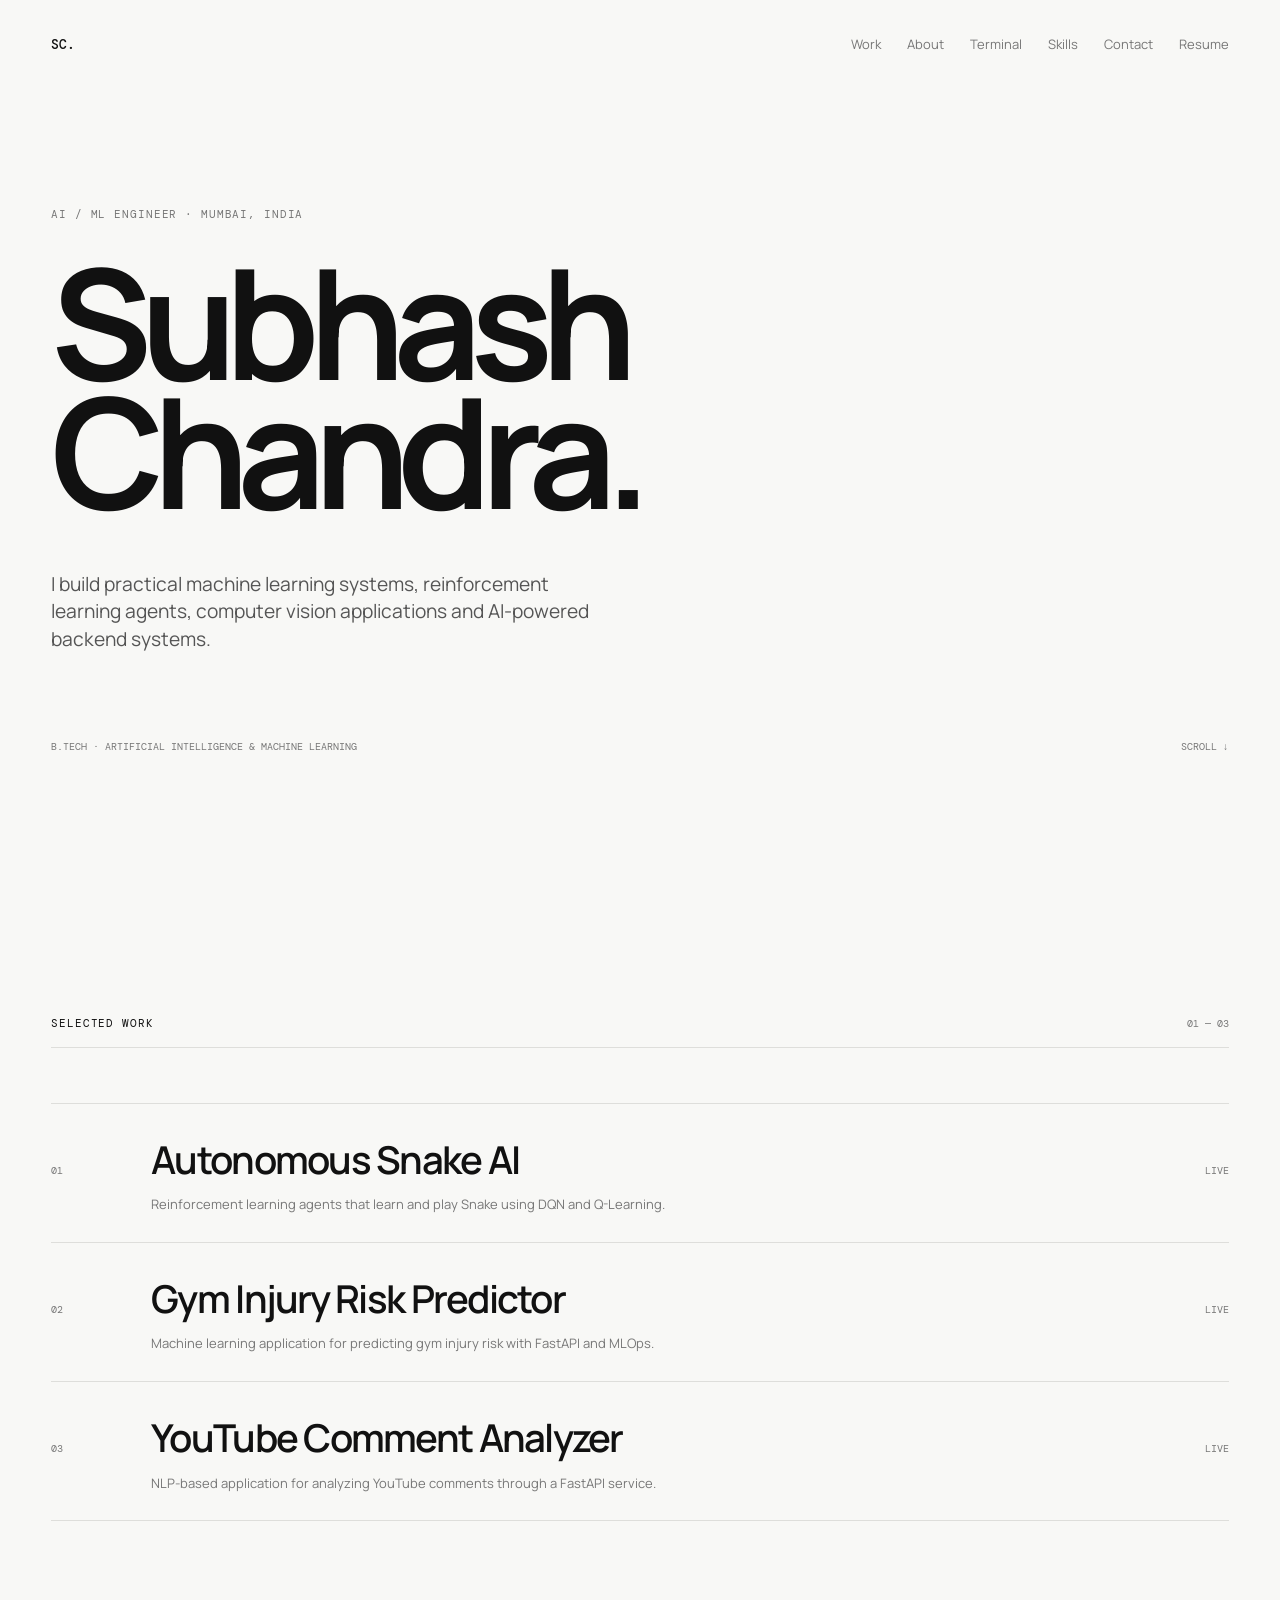
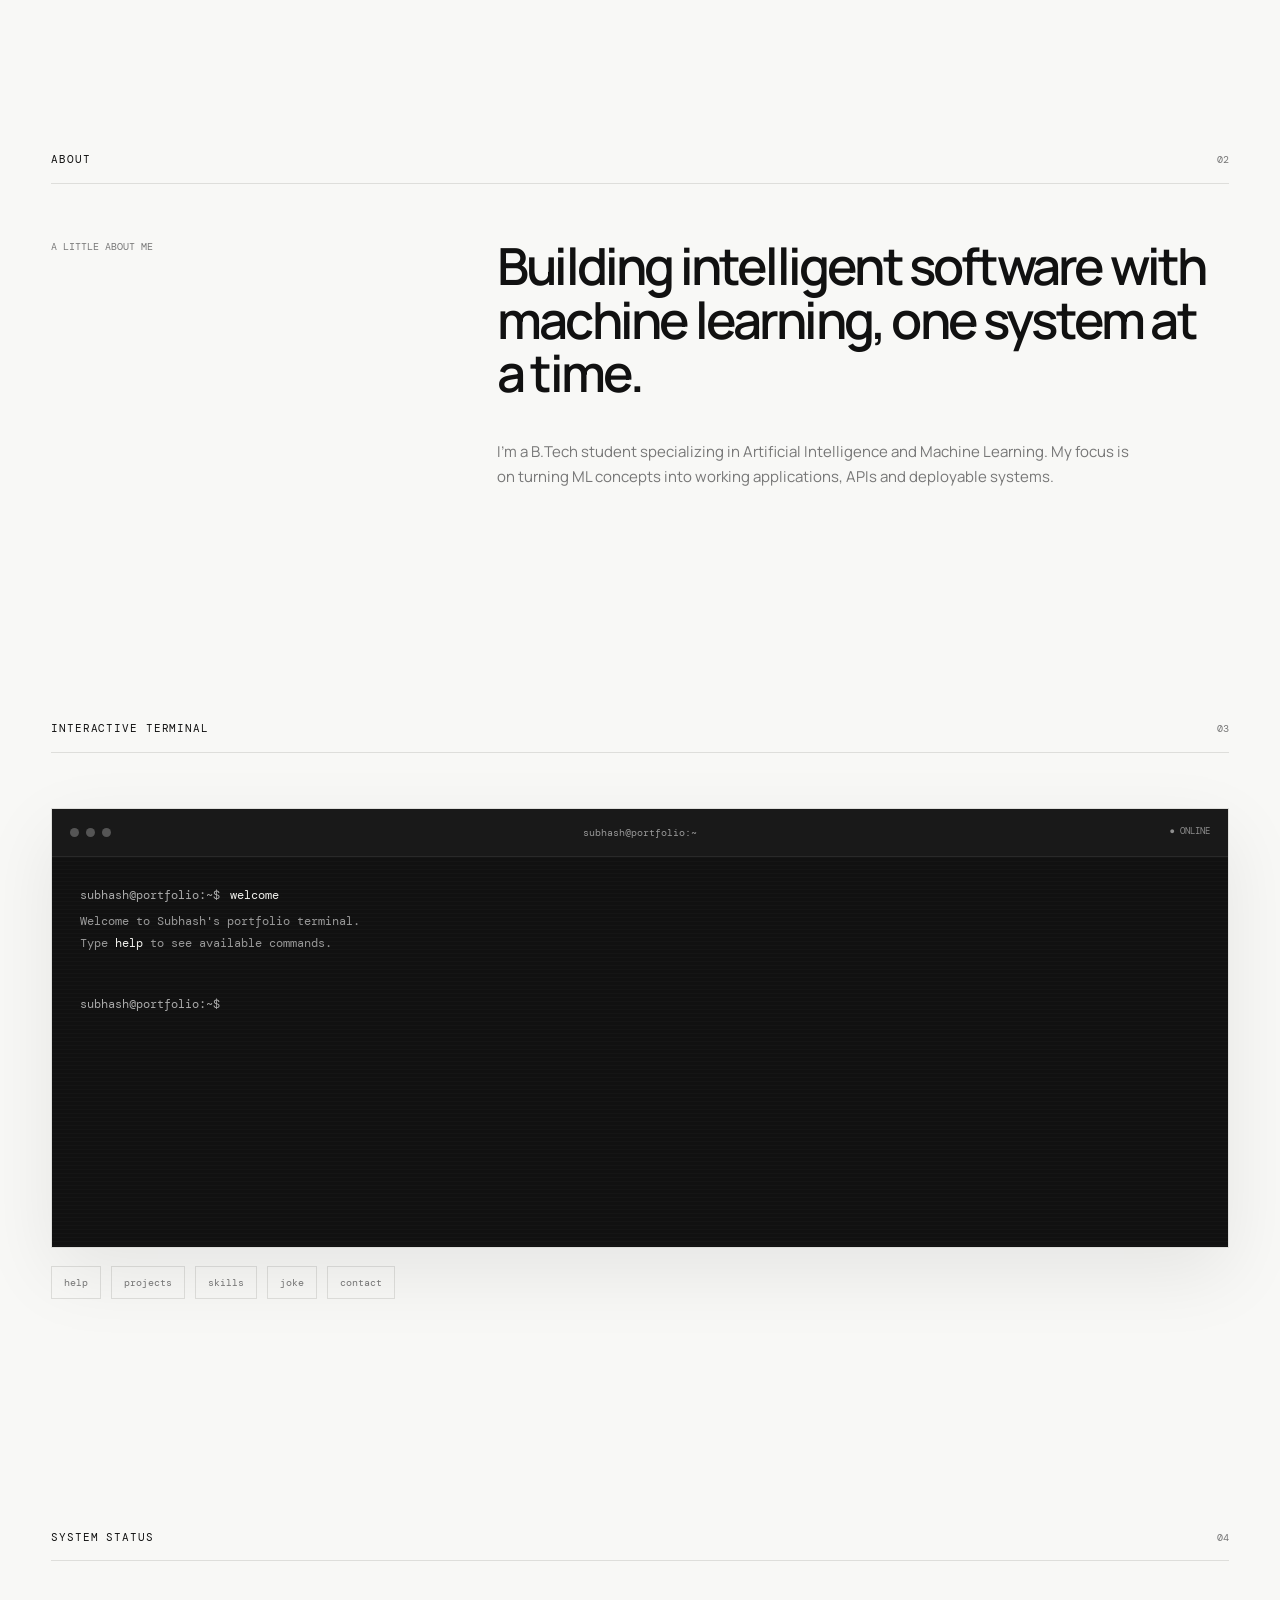
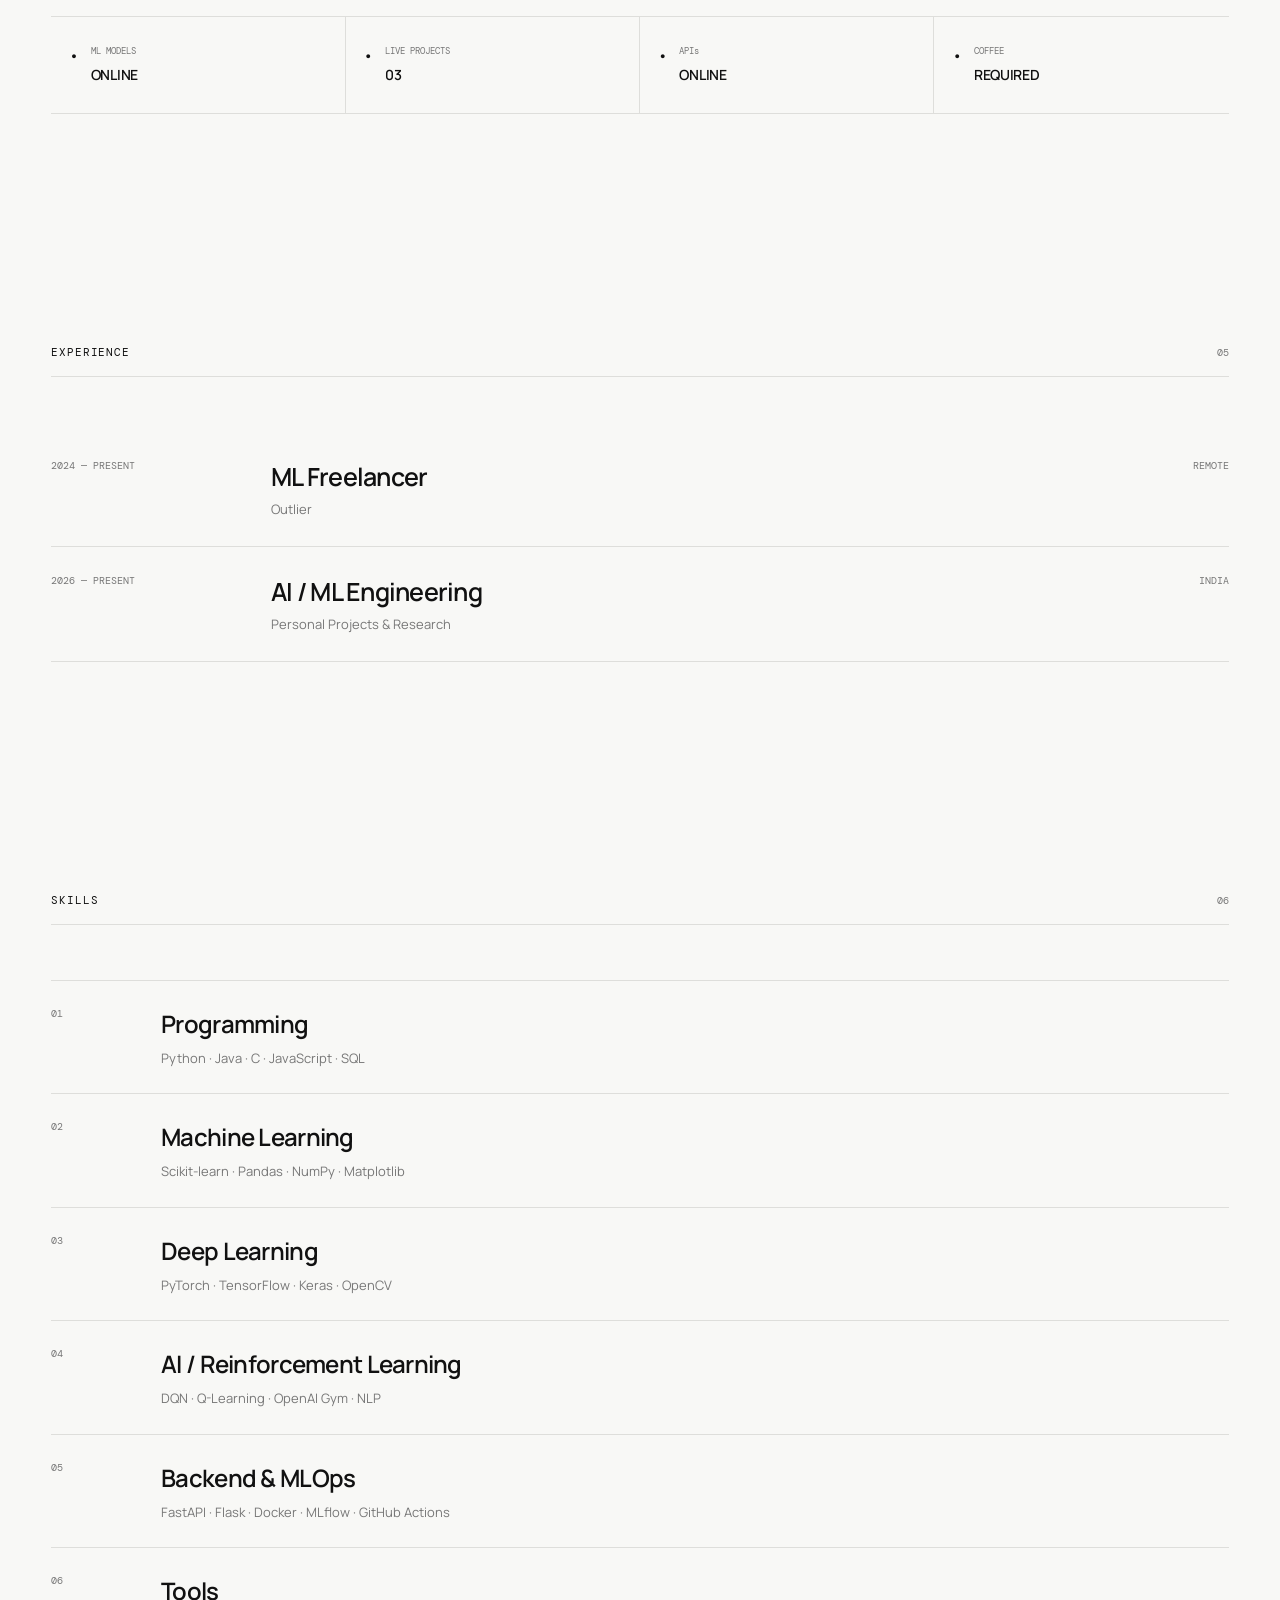
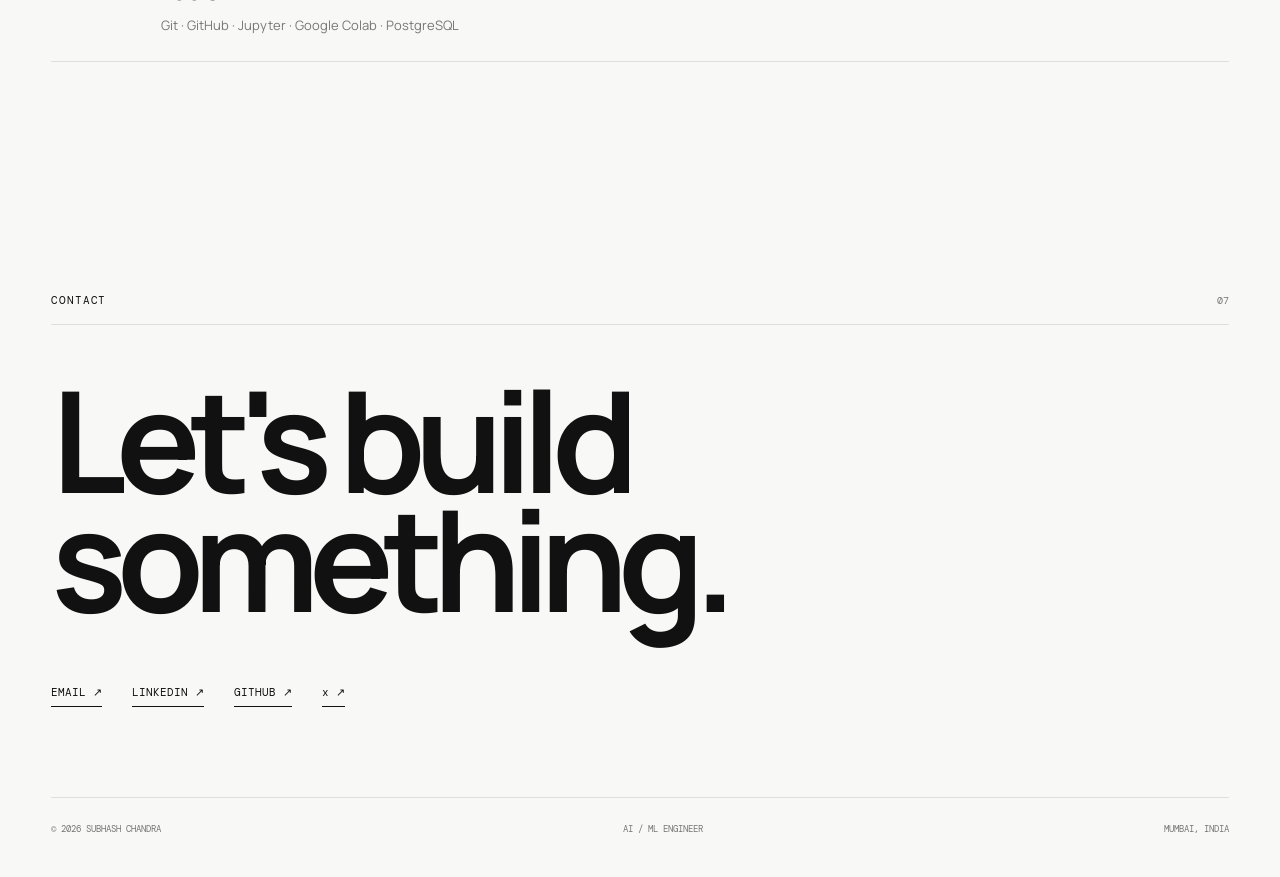
<file: index.html>
<!DOCTYPE html>
<html lang="en">

<head>

    <meta charset="UTF-8">

    <meta
        name="viewport"
        content="width=device-width, initial-scale=1.0"
    >

    <meta
        name="description"
        content="Subhash Chandra — AI / ML Engineer portfolio."
    >

    <title>Subhash Chandra — AI / ML Engineer</title>


    <!-- Fonts -->

    <link
        rel="preconnect"
        href="https://fonts.googleapis.com"
    >

    <link
        rel="preconnect"
        href="https://fonts.gstatic.com"
        crossorigin
    >

    <link
        href="https://fonts.googleapis.com/css2?family=DM+Mono:wght@300;400;500&family=Manrope:wght@400;500;600;700;800&display=swap"
        rel="stylesheet"
    >


    <!-- CSS -->

    <link
        rel="stylesheet"
        href="style.css"
    >

</head>


<body>


<div class="page">


    <!-- =====================================================
         NAVIGATION
    ====================================================== -->

    <nav>

        <a
            href="#"
            class="nav-logo"
        >
            SC.
        </a>


        <div class="nav-links">

            <a href="#work">
                Work
            </a>

            <a href="#about">
                About
            </a>

            <a href="#terminal">
                Terminal
            </a>

            <a href="#skills">
                Skills
            </a>

            <a href="#contact">
                Contact
            </a>

            <a href="resume.html">
                Resume
            </a>

        </div>

    </nav>



    <!-- =====================================================
         HERO
    ====================================================== -->

    <header class="hero">


        <div class="hero-label">
            AI / ML ENGINEER · MUMBAI, INDIA
        </div>


        <h1 class="hero-title">

            <span>
                Subhash
            </span>

            <span>
                Chandra.
            </span>

        </h1>


        <p class="hero-description">

            I build practical machine learning systems,
            reinforcement learning agents, computer vision
            applications and AI-powered backend systems.

        </p>


        <div class="hero-bottom">

            <span>
                B.Tech · Artificial Intelligence & Machine Learning
            </span>

            <span class="scroll-indicator">
                SCROLL ↓
            </span>

        </div>


    </header>



    <!-- =====================================================
         SELECTED WORK
    ====================================================== -->

    <section id="work">


        <div class="section-header">

            <span class="section-title">
                Selected Work
            </span>

            <span class="section-number">
                01 — 03
            </span>

        </div>



        <div class="projects-list">


            <!-- PROJECT 01 -->

            <a
                class="project project-link reveal"
                href="https://autonomous-snake-dqn.onrender.com/"
                target="_blank"
                rel="noopener"
                data-project="snake"
            >

                <span class="project-number">
                    01
                </span>


                <div class="project-main">

                    <div class="project-name">

                        Autonomous Snake AI

                        <span class="project-arrow">
                            ↗
                        </span>

                    </div>


                    <div class="project-description">

                        Reinforcement learning agents that learn
                        and play Snake using DQN and Q-Learning.

                    </div>

                </div>


                <span class="project-year">
                    LIVE
                </span>

            </a>



            <!-- PROJECT 02 -->

            <a
                class="project project-link reveal"
                href="https://gym-injury-mlops.onrender.com/"
                target="_blank"
                rel="noopener"
                data-project="gym"
            >

                <span class="project-number">
                    02
                </span>


                <div class="project-main">

                    <div class="project-name">

                        Gym Injury Risk Predictor

                        <span class="project-arrow">
                            ↗
                        </span>

                    </div>


                    <div class="project-description">

                        Machine learning application for predicting
                        gym injury risk with FastAPI and MLOps.

                    </div>

                </div>


                <span class="project-year">
                    LIVE
                </span>

            </a>



            <!-- PROJECT 03 -->

            <a
                class="project project-link reveal"
                href="https://youtube-analyzer-zgzm.onrender.com/"
                target="_blank"
                rel="noopener"
                data-project="youtube"
            >

                <span class="project-number">
                    03
                </span>


                <div class="project-main">

                    <div class="project-name">

                        YouTube Comment Analyzer

                        <span class="project-arrow">
                            ↗
                        </span>

                    </div>


                    <div class="project-description">

                        NLP-based application for analyzing
                        YouTube comments through a FastAPI service.

                    </div>

                </div>


                <span class="project-year">
                    LIVE
                </span>

            </a>


        </div>

    </section>



    <!-- =====================================================
         ABOUT
    ====================================================== -->

    <section id="about">


        <div class="section-header">

            <span class="section-title">
                About
            </span>

            <span class="section-number">
                02
            </span>

        </div>



        <div class="about">


            <div class="about-label">
                A little about me
            </div>


            <div>

                <div class="about-text reveal">

                    Building intelligent software
                    with machine learning,
                    one system at a time.

                </div>


                <p class="about-small reveal">

                    I'm a B.Tech student specializing in
                    Artificial Intelligence and Machine Learning.
                    My focus is on turning ML concepts into
                    working applications, APIs and deployable systems.

                </p>

            </div>


        </div>

    </section>



    <!-- =====================================================
         TERMINAL
    ====================================================== -->

    <section id="terminal">


        <div class="section-header">

            <span class="section-title">
                Interactive Terminal
            </span>

            <span class="section-number">
                03
            </span>

        </div>



        <div class="terminal-wrapper reveal">


            <!-- Terminal top -->

            <div class="terminal-top">


                <div class="terminal-dots">

                    <span></span>
                    <span></span>
                    <span></span>

                </div>


                <div class="terminal-title">
                    subhash@portfolio:~
                </div>


                <div class="terminal-status">
                    ● ONLINE
                </div>


            </div>



            <!-- Terminal screen -->

            <div
                class="terminal-screen"
                id="terminalScreen"
            >


                <div class="terminal-line">

                    <span class="terminal-prompt">
                        subhash@portfolio:~$
                    </span>

                    <span>
                        welcome
                    </span>

                </div>


                <div class="terminal-output">

                    Welcome to Subhash's portfolio terminal.

                    <br>

                    Type
                    <span class="terminal-highlight">
                        help
                    </span>
                    to see available commands.

                </div>


                <div
                    class="terminal-history"
                    id="terminalHistory"
                ></div>


                <div class="terminal-input-line">


                    <span class="terminal-prompt">
                        subhash@portfolio:~$
                    </span>


                    <input
                        type="text"
                        id="terminalInput"
                        autocomplete="off"
                        spellcheck="false"
                        aria-label="Terminal command"
                    >


                </div>


            </div>


        </div>



        <!-- Terminal quick commands -->

        <div class="terminal-commands">

            <button
                type="button"
                data-command="help"
            >
                help
            </button>

            <button
                type="button"
                data-command="projects"
            >
                projects
            </button>

            <button
                type="button"
                data-command="skills"
            >
                skills
            </button>

            <button
                type="button"
                data-command="joke"
            >
                joke
            </button>

            <button
                type="button"
                data-command="contact"
            >
                contact
            </button>

        </div>


    </section>



    <!-- =====================================================
         SYSTEM STATUS
    ====================================================== -->

    <section class="system-section">


        <div class="section-header">

            <span class="section-title">
                System Status
            </span>

            <span class="section-number">
                04
            </span>

        </div>



        <div class="system-grid">


            <div class="system-item reveal">

                <span class="system-indicator">
                    ●
                </span>

                <div>

                    <div class="system-label">
                        ML MODELS
                    </div>

                    <div class="system-value">
                        ONLINE
                    </div>

                </div>

            </div>



            <div class="system-item reveal">

                <span class="system-indicator">
                    ●
                </span>

                <div>

                    <div class="system-label">
                        LIVE PROJECTS
                    </div>

                    <div class="system-value">
                        03
                    </div>

                </div>

            </div>



            <div class="system-item reveal">

                <span class="system-indicator">
                    ●
                </span>

                <div>

                    <div class="system-label">
                        APIs
                    </div>

                    <div class="system-value">
                        ONLINE
                    </div>

                </div>

            </div>



            <div class="system-item reveal">

                <span class="system-indicator">
                    ●
                </span>

                <div>

                    <div class="system-label">
                        COFFEE
                    </div>

                    <div class="system-value">
                        REQUIRED
                    </div>

                </div>

            </div>


        </div>

    </section>



    <!-- =====================================================
         EXPERIENCE
    ====================================================== -->

    <section id="experience">


        <div class="section-header">

            <span class="section-title">
                Experience
            </span>

            <span class="section-number">
                05
            </span>

        </div>



        <div class="experience-list">


            <div class="experience-item reveal">


                <span class="experience-date">
                    2024 — PRESENT
                </span>


                <div>

                    <div class="experience-role">
                        ML Freelancer
                    </div>

                    <div class="experience-company">
                        Outlier
                    </div>

                </div>


                <span class="experience-location">
                    REMOTE
                </span>


            </div>



            <div class="experience-item reveal">


                <span class="experience-date">
                    2026 — PRESENT
                </span>


                <div>

                    <div class="experience-role">
                        AI / ML Engineering
                    </div>

                    <div class="experience-company">
                        Personal Projects & Research
                    </div>

                </div>


                <span class="experience-location">
                    INDIA
                </span>


            </div>


        </div>

    </section>



    <!-- =====================================================
         SKILLS
    ====================================================== -->

    <section id="skills">


        <div class="section-header">

            <span class="section-title">
                Skills
            </span>

            <span class="section-number">
                06
            </span>

        </div>



        <div class="skill-list">


            <div class="skill reveal">

                <span class="skill-number">
                    01
                </span>

                <div>

                    <div class="skill-title">
                        Programming
                    </div>

                    <div class="skill-tools">
                        Python · Java · C · JavaScript · SQL
                    </div>

                </div>

            </div>



            <div class="skill reveal">

                <span class="skill-number">
                    02
                </span>

                <div>

                    <div class="skill-title">
                        Machine Learning
                    </div>

                    <div class="skill-tools">
                        Scikit-learn · Pandas · NumPy · Matplotlib
                    </div>

                </div>

            </div>



            <div class="skill reveal">

                <span class="skill-number">
                    03
                </span>

                <div>

                    <div class="skill-title">
                        Deep Learning
                    </div>

                    <div class="skill-tools">
                        PyTorch · TensorFlow · Keras · OpenCV
                    </div>

                </div>

            </div>



            <div class="skill reveal">

                <span class="skill-number">
                    04
                </span>

                <div>

                    <div class="skill-title">
                        AI / Reinforcement Learning
                    </div>

                    <div class="skill-tools">
                        DQN · Q-Learning · OpenAI Gym · NLP
                    </div>

                </div>

            </div>



            <div class="skill reveal">

                <span class="skill-number">
                    05
                </span>

                <div>

                    <div class="skill-title">
                        Backend & MLOps
                    </div>

                    <div class="skill-tools">
                        FastAPI · Flask · Docker · MLflow · GitHub Actions
                    </div>

                </div>

            </div>



            <div class="skill reveal">

                <span class="skill-number">
                    06
                </span>

                <div>

                    <div class="skill-title">
                        Tools
                    </div>

                    <div class="skill-tools">
                        Git · GitHub · Jupyter · Google Colab · PostgreSQL
                    </div>

                </div>

            </div>


        </div>

    </section>



    <!-- =====================================================
         CONTACT
    ====================================================== -->

    <section
        id="contact"
        class="contact"
    >


        <div class="section-header">

            <span class="section-title">
                Contact
            </span>

            <span class="section-number">
                07
            </span>

        </div>



        <h2 class="contact-title reveal">

            Let's build
            <br>
            something.

        </h2>



        <div class="contact-links">


            <a
                class="contact-link"
                href="https://mail.google.com/mail/?view=cm&fs=1&to=bishnoisub0@gmail.com&su=Portfolio%20Contact"
                target="_blank"
                rel="noopener"
            >
                EMAIL ↗
            </a>



            <a
                class="contact-link"
                href="https://www.linkedin.com/in/subhashbishnoi0/"
                target="_blank"
                rel="noopener"
            >
                LINKEDIN ↗
            </a>



            <a
                class="contact-link"
                href="https://github.com/subhbishnoi"
                target="_blank"
                rel="noopener"
            >
                GITHUB ↗
            </a>

                        <a
                class="contact-link"
                href="https://x.com/subishnoi29"
                target="_blank"
                rel="noopener"
            >
                x ↗
            </a>


        </div>


    </section>



    <!-- =====================================================
         FOOTER
    ====================================================== -->

    <footer>

        <span>
            © 2026 SUBHASH CHANDRA
        </span>

        <span>
            AI / ML ENGINEER
        </span>

        <span>
            MUMBAI, INDIA
        </span>

    </footer>


</div>



<!-- =====================================================
     PROJECT CURSOR PREVIEW
====================================================== -->

<div
    class="cursor-project-preview"
    id="cursorProjectPreview"
>


    <div class="cursor-preview-number">
        01
    </div>


    <div
        class="cursor-preview-title"
        id="cursorPreviewTitle"
    >
        Autonomous Snake AI
    </div>


    <div
        class="cursor-preview-tech"
        id="cursorPreviewTech"
    >
        DQN · Reinforcement Learning
    </div>


</div>



<!-- =====================================================
     THEME HINT
====================================================== -->

<div
    class="theme-hint"
    id="themeHint"
>
    DOUBLE CLICK · LIGHT / DARK
</div>



<!-- =====================================================
     JAVASCRIPT
====================================================== -->

<script src="script.js"></script>


</body>

</html>
</file>
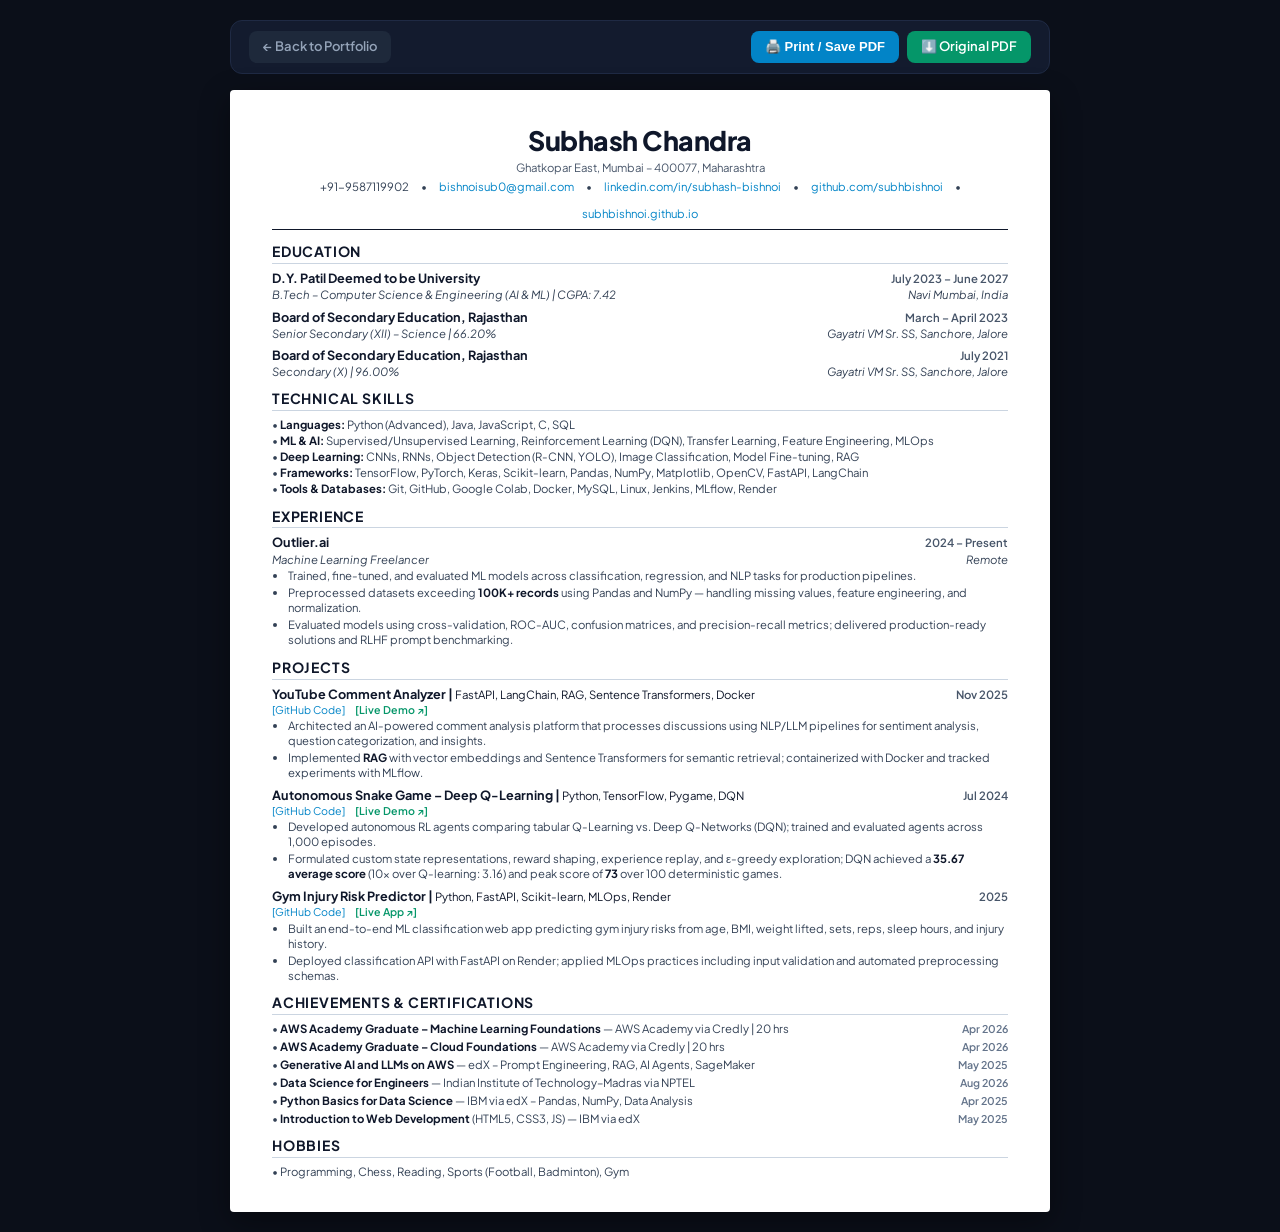
<file: resume.html>
<!DOCTYPE html>
<html lang="en">
<head>
  <meta charset="UTF-8" />
  <meta name="viewport" content="width=device-width, initial-scale=1.0" />
  <title>Subhash Chandra - Resume (AI & ML Engineer)</title>
  <link rel="preconnect" href="https://fonts.googleapis.com">
  <link rel="preconnect" href="https://fonts.gstatic.com" crossorigin>
  <link href="https://fonts.googleapis.com/css2?family=Merriweather:wght@300;400;700&family=Plus+Jakarta+Sans:wght@400;500;600;700&display=swap" rel="stylesheet">
  
  <style>
    /* Reset & Base Setup */
    *, *::before, *::after {
      box-sizing: border-box;
      margin: 0;
      padding: 0;
    }

    body {
      background-color: #0b0f19;
      color: #1a1a1a;
      font-family: 'Plus Jakarta Sans', -apple-system, BlinkMacSystemFont, "Segoe UI", Roboto, Helvetica, Arial, sans-serif;
      line-height: 1.35;
      font-size: 9.5pt;
      padding: 20px 0;
    }

    /* Top Action Bar (hidden when printing) */
    .top-action-bar {
      max-width: 820px;
      margin: 0 auto 16px auto;
      display: flex;
      align-items: center;
      justify-content: space-between;
      padding: 10px 18px;
      background: #131b2e;
      border: 1px solid #1f2a44;
      border-radius: 12px;
      color: #e2e8f0;
    }

    .btn {
      display: inline-flex;
      align-items: center;
      gap: 6px;
      padding: 7px 14px;
      border-radius: 8px;
      font-size: 13px;
      font-weight: 600;
      text-decoration: none;
      cursor: pointer;
      border: none;
      transition: all 0.2s;
    }

    .btn-back {
      background: #1e293b;
      color: #94a3b8;
    }
    .btn-back:hover {
      background: #334155;
      color: #fff;
    }

    .btn-print {
      background: #0284c7;
      color: #fff;
    }
    .btn-print:hover {
      background: #0369a1;
    }

    .btn-download {
      background: #059669;
      color: #fff;
    }
    .btn-download:hover {
      background: #047857;
    }

    /* Resume Sheet (Strict 1-Page Layout) */
    .resume-sheet {
      background: #ffffff;
      max-width: 820px;
      margin: 0 auto;
      padding: 32px 42px;
      box-shadow: 0 10px 30px rgba(0, 0, 0, 0.4);
      border-radius: 4px;
      color: #1e293b;
    }

    /* Header */
    .header {
      text-align: center;
      margin-bottom: 12px;
      border-bottom: 1.5px solid #0f172a;
      padding-bottom: 8px;
    }

    .header h1 {
      font-size: 20pt;
      font-weight: 800;
      letter-spacing: -0.5px;
      color: #0f172a;
      margin-bottom: 2px;
      text-transform: capitalize;
    }

    .header .location {
      font-size: 8.5pt;
      color: #475569;
      margin-bottom: 4px;
    }

    .header .contact-row {
      font-size: 8.5pt;
      color: #334155;
      display: flex;
      align-items: center;
      justify-content: center;
      gap: 12px;
      flex-wrap: wrap;
    }

    .header a {
      color: #0284c7;
      text-decoration: none;
    }
    .header a:hover {
      text-decoration: underline;
    }

    /* Section Headings */
    .section-title {
      font-size: 10.5pt;
      font-weight: 700;
      text-transform: uppercase;
      letter-spacing: 0.8px;
      color: #0f172a;
      border-bottom: 1px solid #cbd5e1;
      padding-bottom: 2px;
      margin-top: 10px;
      margin-bottom: 6px;
    }

    /* Entries */
    .entry {
      margin-bottom: 6px;
    }

    .entry-header {
      display: flex;
      justify-content: space-between;
      align-items: baseline;
      font-weight: 700;
      font-size: 9.5pt;
      color: #0f172a;
    }

    .entry-sub {
      display: flex;
      justify-content: space-between;
      align-items: baseline;
      font-size: 8.5pt;
      font-style: italic;
      color: #334155;
      margin-bottom: 2px;
    }

    .entry-date {
      font-weight: 600;
      font-size: 8.5pt;
      color: #475569;
      font-style: normal;
    }

    /* Bullet lists */
    ul.bullets {
      list-style-type: disc;
      padding-left: 16px;
      margin-top: 2px;
    }

    ul.bullets li {
      font-size: 8.5pt;
      color: #334155;
      margin-bottom: 2px;
      line-height: 1.32;
    }

    ul.bullets li strong {
      color: #0f172a;
    }

    /* Skills list */
    .skills-block {
      font-size: 8.5pt;
      line-height: 1.4;
      color: #334155;
    }

    .skills-block strong {
      color: #0f172a;
    }

    /* Certifications list */
    .cert-item {
      font-size: 8.5pt;
      color: #334155;
      margin-bottom: 2.5px;
      display: flex;
      justify-content: space-between;
      align-items: baseline;
    }

    .cert-item strong {
      color: #0f172a;
    }

    .cert-item a {
      color: #0284c7;
      text-decoration: none;
    }

    .cert-date {
      font-weight: 600;
      font-size: 8pt;
      color: #64748b;
      white-space: nowrap;
      margin-left: 8px;
    }

    /* Print Styles */
    @media print {
      body {
        background: #ffffff;
        padding: 0;
      }
      .top-action-bar {
        display: none !important;
      }
      .resume-sheet {
        box-shadow: none;
        padding: 0;
        max-width: 100%;
        margin: 0;
      }
      @page {
        margin: 0.4in 0.45in 0.4in 0.45in;
        size: A4 portrait;
      }
    }
  </style>
</head>

<body>

  <!-- Top Action Bar -->
  <div class="top-action-bar">
    <a href="index.html" class="btn btn-back">← Back to Portfolio</a>
    <div style="display: flex; gap: 8px;">
      <button onclick="window.print()" class="btn btn-print">🖨️ Print / Save PDF</button>
      <a href="assets/resume.pdf" target="_blank" class="btn btn-download">⬇️ Original PDF</a>
    </div>
  </div>

  <!-- 1-Page Printable Resume Sheet -->
  <div class="resume-sheet">
    
    <!-- Header -->
    <header class="header">
      <h1>Subhash Chandra</h1>
      <div class="location">Ghatkopar East, Mumbai – 400077, Maharashtra</div>
      <div class="contact-row">
        <span>+91-9587119902</span>
        <span>•</span>
        <a href="mailto:bishnoisub0@gmail.com">bishnoisub0@gmail.com</a>
        <span>•</span>
        <a href="https://linkedin.com/in/subhash-bishnoi" target="_blank">linkedin.com/in/subhash-bishnoi</a>
        <span>•</span>
        <a href="https://github.com/subhbishnoi" target="_blank">github.com/subhbishnoi</a>
        <span>•</span>
        <a href="https://subhbishnoi.github.io" target="_blank">subhbishnoi.github.io</a>
      </div>
    </header>

    <!-- Education -->
    <section>
      <h2 class="section-title">Education</h2>
      
      <div class="entry">
        <div class="entry-header">
          <span>D.Y. Patil Deemed to be University</span>
          <span class="entry-date">July 2023 – June 2027</span>
        </div>
        <div class="entry-sub">
          <span>B.Tech – Computer Science & Engineering (AI & ML) | CGPA: 7.42</span>
          <span>Navi Mumbai, India</span>
        </div>
      </div>

      <div class="entry">
        <div class="entry-header">
          <span>Board of Secondary Education, Rajasthan</span>
          <span class="entry-date">March – April 2023</span>
        </div>
        <div class="entry-sub">
          <span>Senior Secondary (XII) – Science | 66.20%</span>
          <span>Gayatri VM Sr. SS, Sanchore, Jalore</span>
        </div>
      </div>

      <div class="entry">
        <div class="entry-header">
          <span>Board of Secondary Education, Rajasthan</span>
          <span class="entry-date">July 2021</span>
        </div>
        <div class="entry-sub">
          <span>Secondary (X) | 96.00%</span>
          <span>Gayatri VM Sr. SS, Sanchore, Jalore</span>
        </div>
      </div>
    </section>

    <!-- Technical Skills -->
    <section>
      <h2 class="section-title">Technical Skills</h2>
      <div class="skills-block">
        <div>• <strong>Languages:</strong> Python (Advanced), Java, JavaScript, C, SQL</div>
        <div>• <strong>ML & AI:</strong> Supervised/Unsupervised Learning, Reinforcement Learning (DQN), Transfer Learning, Feature Engineering, MLOps</div>
        <div>• <strong>Deep Learning:</strong> CNNs, RNNs, Object Detection (R-CNN, YOLO), Image Classification, Model Fine-tuning, RAG</div>
        <div>• <strong>Frameworks:</strong> TensorFlow, PyTorch, Keras, Scikit-learn, Pandas, NumPy, Matplotlib, OpenCV, FastAPI, LangChain</div>
        <div>• <strong>Tools & Databases:</strong> Git, GitHub, Google Colab, Docker, MySQL, Linux, Jenkins, MLflow, Render</div>
      </div>
    </section>

    <!-- Experience -->
    <section>
      <h2 class="section-title">Experience</h2>
      <div class="entry">
        <div class="entry-header">
          <span>Outlier.ai</span>
          <span class="entry-date">2024 – Present</span>
        </div>
        <div class="entry-sub">
          <span>Machine Learning Freelancer</span>
          <span>Remote</span>
        </div>
        <ul class="bullets">
          <li>Trained, fine-tuned, and evaluated ML models across classification, regression, and NLP tasks for production pipelines.</li>
          <li>Preprocessed datasets exceeding <strong>100K+ records</strong> using Pandas and NumPy — handling missing values, feature engineering, and normalization.</li>
          <li>Evaluated models using cross-validation, ROC-AUC, confusion matrices, and precision-recall metrics; delivered production-ready solutions and RLHF prompt benchmarking.</li>
        </ul>
      </div>
    </section>

    <!-- Projects -->
    <section>
      <h2 class="section-title">Projects</h2>

      <!-- Project 1 -->
      <div class="entry">
        <div class="entry-header">
          <span>YouTube Comment Analyzer | <span style="font-weight:normal; font-size:8.5pt;">FastAPI, LangChain, RAG, Sentence Transformers, Docker</span></span>
          <span class="entry-date">Nov 2025</span>
        </div>
        <div style="font-size:8pt; margin-bottom:2px; font-family:'Plus Jakarta Sans',sans-serif;">
          <a href="https://github.com/subhbishnoi" target="_blank" style="color:#0284c7; text-decoration:none; margin-right:8px;">[GitHub Code]</a>
          <a href="https://youtube-analyzer-zgzm.onrender.com/" target="_blank" style="color:#059669; text-decoration:none; font-weight:600;">[Live Demo ↗]</a>
        </div>
        <ul class="bullets">
          <li>Architected an AI-powered comment analysis platform that processes discussions using NLP/LLM pipelines for sentiment analysis, question categorization, and insights.</li>
          <li>Implemented <strong>RAG</strong> with vector embeddings and Sentence Transformers for semantic retrieval; containerized with Docker and tracked experiments with MLflow.</li>
        </ul>
      </div>

      <!-- Project 2 -->
      <div class="entry">
        <div class="entry-header">
          <span>Autonomous Snake Game – Deep Q-Learning | <span style="font-weight:normal; font-size:8.5pt;">Python, TensorFlow, Pygame, DQN</span></span>
          <span class="entry-date">Jul 2024</span>
        </div>
        <div style="font-size:8pt; margin-bottom:2px; font-family:'Plus Jakarta Sans',sans-serif;">
          <a href="https://github.com/subhbishnoi" target="_blank" style="color:#0284c7; text-decoration:none; margin-right:8px;">[GitHub Code]</a>
          <a href="https://autonomous-snake-dqn.onrender.com/" target="_blank" style="color:#059669; text-decoration:none; font-weight:600;">[Live Demo ↗]</a>
        </div>
        <ul class="bullets">
          <li>Developed autonomous RL agents comparing tabular Q-Learning vs. Deep Q-Networks (DQN); trained and evaluated agents across 1,000 episodes.</li>
          <li>Formulated custom state representations, reward shaping, experience replay, and ε-greedy exploration; DQN achieved a <strong>35.67 average score</strong> (10x over Q-learning: 3.16) and peak score of <strong>73</strong> over 100 deterministic games.</li>
        </ul>
      </div>

      <!-- Project 3 -->
      <div class="entry">
        <div class="entry-header">
          <span>Gym Injury Risk Predictor | <span style="font-weight:normal; font-size:8.5pt;">Python, FastAPI, Scikit-learn, MLOps, Render</span></span>
          <span class="entry-date">2025</span>
        </div>
        <div style="font-size:8pt; margin-bottom:2px; font-family:'Plus Jakarta Sans',sans-serif;">
          <a href="https://github.com/subhbishnoi" target="_blank" style="color:#0284c7; text-decoration:none; margin-right:8px;">[GitHub Code]</a>
          <a href="https://gym-injury-mlops.onrender.com/" target="_blank" style="color:#059669; text-decoration:none; font-weight:600;">[Live App ↗]</a>
        </div>
        <ul class="bullets">
          <li>Built an end-to-end ML classification web app predicting gym injury risks from age, BMI, weight lifted, sets, reps, sleep hours, and injury history.</li>
          <li>Deployed classification API with FastAPI on Render; applied MLOps practices including input validation and automated preprocessing schemas.</li>
        </ul>
      </div>
    </section>

    <!-- Achievements & Certifications -->
    <section>
      <h2 class="section-title">Achievements & Certifications</h2>
      <div>
        <div class="cert-item">
          <span>• <strong>AWS Academy Graduate – Machine Learning Foundations</strong> — AWS Academy via Credly | 20 hrs</span>
          <span class="cert-date">Apr 2026</span>
        </div>
        <div class="cert-item">
          <span>• <strong>AWS Academy Graduate – Cloud Foundations</strong> — AWS Academy via Credly | 20 hrs</span>
          <span class="cert-date">Apr 2026</span>
        </div>
        <div class="cert-item">
          <span>• <strong>Generative AI and LLMs on AWS</strong> — edX – Prompt Engineering, RAG, AI Agents, SageMaker</span>
          <span class="cert-date">May 2025</span>
        </div>
        <div class="cert-item">
          <span>• <strong>Data Science for Engineers</strong> — Indian Institute of Technology–Madras via NPTEL</span>
          <span class="cert-date">Aug 2026</span>
        </div>
        <div class="cert-item">
          <span>• <strong>Python Basics for Data Science</strong> — IBM via edX – Pandas, NumPy, Data Analysis</span>
          <span class="cert-date">Apr 2025</span>
        </div>
        <div class="cert-item">
          <span>• <strong>Introduction to Web Development</strong> (HTML5, CSS3, JS) — IBM via edX</span>
          <span class="cert-date">May 2025</span>
        </div>
      </div>
    </section>

    <!-- Hobbies -->
    <section>
      <h2 class="section-title">Hobbies</h2>
      <div class="skills-block">
        • Programming, Chess, Reading, Sports (Football, Badminton), Gym
      </div>
    </section>

  </div>

</body>
</html>
</file>
<file: style.css>
/* =========================================================
   SUBHASH CHANDRA
   MINIMAL AI / ML PORTFOLIO
   ========================================================= */


/* =========================================================
   VARIABLES
========================================================= */

:root {

    --background: #f8f8f6;

    --text: #111111;

    --muted: #777777;

    --light: #a5a5a5;

    --border: #dededb;

    --terminal: #111111;

    --terminal-text: #eeeeea;

    --terminal-muted: #8c8c87;

    --page-padding: clamp(20px, 4vw, 64px);

    --section-space: clamp(75px, 9vw, 140px);
}


/* =========================================================
   RESET
========================================================= */

* {

    margin: 0;

    padding: 0;

    box-sizing: border-box;
}


html {

    scroll-behavior: smooth;
}


body {

    background: var(--background);

    color: var(--text);

    font-family: "Manrope", sans-serif;

    line-height: 1.5;

    overflow-x: hidden;

    transition:
        background-color .45s ease,
        color .45s ease;
}


body,
body *,
body *::before,
body *::after {

    transition:
        background-color .45s ease,
        color .35s ease,
        border-color .35s ease;
}


a {

    color: inherit;

    text-decoration: none;
}


button,
input {

    font: inherit;
}


::selection {

    background: #111;

    color: #f8f8f6;
}


/* =========================================================
   PAGE
========================================================= */

.page {

    width: 100%;

    max-width: 1600px;

    margin: 0 auto;

    padding: 0 var(--page-padding);
}


/* =========================================================
   NAVIGATION
========================================================= */

nav {

    width: 100%;

    height: 90px;

    display: flex;

    align-items: center;

    justify-content: space-between;
}


.nav-logo {

    font-family: "DM Mono", monospace;

    font-size: 13px;

    font-weight: 500;

    letter-spacing: -.02em;
}


.nav-links {

    display: flex;

    align-items: center;

    gap: 26px;
}


.nav-links a {

    position: relative;

    color: var(--muted);

    font-size: 13px;
}


.nav-links a:hover {

    color: var(--text);
}


.nav-links a::after {

    content: "";

    position: absolute;

    left: 0;

    bottom: -5px;

    width: 0;

    height: 1px;

    background: var(--text);

    transition: width .3s ease;
}


.nav-links a:hover::after {

    width: 100%;
}


/* =========================================================
   HERO
========================================================= */

.hero {

    min-height: calc(100vh - 90px);

    display: flex;

    flex-direction: column;

    justify-content: center;

    padding: 70px 0 100px;
}


.hero-label {

    font-family: "DM Mono", monospace;

    font-size: 11px;

    color: var(--muted);

    margin-bottom: 35px;

    text-transform: uppercase;

    letter-spacing: .08em;
}


.hero-title {

    font-size: clamp(70px, 12vw, 190px);

    line-height: .84;

    font-weight: 700;

    letter-spacing: -.075em;

    max-width: 1250px;
}


.hero-title span {

    display: block;
}


.hero-description {

    max-width: 560px;

    margin-top: 55px;

    font-size: clamp(17px, 1.5vw, 22px);

    line-height: 1.45;

    color: #555;
}


.hero-bottom {

    margin-top: 85px;

    display: flex;

    justify-content: space-between;

    align-items: flex-end;

    font-family: "DM Mono", monospace;

    font-size: 10px;

    color: var(--muted);

    text-transform: uppercase;
}


.scroll-indicator {

    animation: scrollBounce 2s ease-in-out infinite;
}


@keyframes scrollBounce {

    0%,
    100% {

        transform: translateY(0);
    }

    50% {

        transform: translateY(5px);
    }
}


/* =========================================================
   SECTIONS
========================================================= */

section {

    padding: var(--section-space) 0;
}


.section-header {

    display: flex;

    justify-content: space-between;

    align-items: baseline;

    margin-bottom: 55px;

    border-bottom: 1px solid var(--border);

    padding-bottom: 15px;
}


.section-title {

    font-family: "DM Mono", monospace;

    font-size: 11px;

    text-transform: uppercase;

    letter-spacing: .08em;
}


.section-number {

    font-family: "DM Mono", monospace;

    font-size: 10px;

    color: var(--muted);
}


/* =========================================================
   PROJECTS
========================================================= */

.projects-list {

    position: relative;

    border-top: 1px solid var(--border);
}


.project {

    position: relative;

    display: grid;

    grid-template-columns: 70px 1fr auto;

    align-items: baseline;

    gap: 30px;

    padding: 27px 0;

    border-bottom: 1px solid var(--border);

    cursor: pointer;
}


.project:hover {

    padding-left: 12px;

    padding-right: 12px;
}


.project-number {

    font-family: "DM Mono", monospace;

    font-size: 10px;

    color: var(--muted);
}


.project-main {

    min-width: 0;
}


.project-name {

    font-size: clamp(22px, 3vw, 42px);

    font-weight: 600;

    letter-spacing: -.045em;
}


.project-arrow {

    display: inline-block;

    margin-left: 8px;

    font-size: .55em;

    opacity: 0;

    transform: translate(-5px, 5px);

    transition:
        opacity .3s ease,
        transform .3s ease;
}


.project:hover .project-arrow {

    opacity: 1;

    transform: translate(0, 0);
}


.project-description {

    margin-top: 7px;

    font-size: 13px;

    color: var(--muted);

    max-width: 650px;
}


.project-year {

    font-family: "DM Mono", monospace;

    font-size: 10px;

    color: var(--muted);
}


/* =========================================================
   CURSOR PREVIEW
========================================================= */

.cursor-project-preview {

    position: fixed;

    top: 0;

    left: 0;

    width: 270px;

    padding: 24px;

    background: #111;

    color: #f5f5f2;

    pointer-events: none;

    opacity: 0;

    z-index: 9999;

    transform: translate(20px, 20px);

    transition:
        opacity .25s ease,
        transform .25s ease;
}


.cursor-project-preview.active {

    opacity: 1;

    transform: translate(0, 0);
}


.cursor-preview-number {

    font-family: "DM Mono", monospace;

    font-size: 9px;

    color: #888;

    margin-bottom: 35px;
}


.cursor-preview-title {

    font-size: 21px;

    font-weight: 600;

    line-height: 1.1;

    letter-spacing: -.04em;
}


.cursor-preview-tech {

    margin-top: 14px;

    font-family: "DM Mono", monospace;

    font-size: 9px;

    color: #999;
}


/* =========================================================
   ABOUT
========================================================= */

.about {

    display: grid;

    grid-template-columns: 1fr 2fr;

    gap: 80px;
}


.about-label {

    font-family: "DM Mono", monospace;

    font-size: 10px;

    color: var(--muted);

    text-transform: uppercase;
}


.about-text {

    max-width: 850px;

    font-size: clamp(28px, 4vw, 58px);

    line-height: 1.05;

    letter-spacing: -.055em;

    font-weight: 600;
}


.about-small {

    margin-top: 40px;

    max-width: 650px;

    color: var(--muted);

    font-size: 15px;

    line-height: 1.65;
}


/* =========================================================
   TERMINAL
========================================================= */

.terminal-wrapper {

    width: 100%;

    border: 1px solid var(--border);

    background: var(--terminal);

    box-shadow:
        0 25px 70px rgba(0, 0, 0, .08);

    overflow: hidden;
}


.terminal-top {

    height: 48px;

    display: grid;

    grid-template-columns: 1fr auto 1fr;

    align-items: center;

    padding: 0 18px;

    background: #191919;

    border-bottom: 1px solid #292929;

    color: #aaa;
}


.terminal-dots {

    display: flex;

    gap: 7px;
}


.terminal-dots span {

    width: 9px;

    height: 9px;

    border-radius: 50%;

    background: #555;
}


.terminal-title {

    font-family: "DM Mono", monospace;

    font-size: 10px;

    color: #999;

    text-align: center;
}


.terminal-status {

    font-family: "DM Mono", monospace;

    font-size: 9px;

    color: #8d8d8d;

    text-align: right;
}


.terminal-screen {

    min-height: 390px;

    padding: 28px;

    color: var(--terminal-text);

    font-family: "DM Mono", monospace;

    font-size: 12px;

    line-height: 1.8;

    position: relative;

    background:

        linear-gradient(
            rgba(255,255,255,.015) 1px,
            transparent 1px
        );

    background-size: 100% 4px;
}


.terminal-line {

    display: flex;

    gap: 10px;
}


.terminal-prompt {

    color: #aaa;

    white-space: nowrap;
}


.terminal-output {

    margin: 5px 0 20px;

    color: #999;

    max-width: 750px;
}


.terminal-highlight {

    color: #f1f1ed;
}


.terminal-history {

    display: flex;

    flex-direction: column;

    gap: 18px;
}


.terminal-history-entry {

    white-space: pre-wrap;

    word-break: break-word;
}


.terminal-command {

    color: #f1f1ed;

    margin-bottom: 4px;
}


.terminal-result {

    color: #8e8e8e;

    white-space: pre-wrap;
}


.terminal-result strong {

    color: #eeeeea;
}


.terminal-input-line {

    display: flex;

    align-items: center;

    gap: 10px;

    margin-top: 20px;
}


#terminalInput {

    flex: 1;

    min-width: 0;

    border: none;

    outline: none;

    background: transparent;

    color: #f1f1ed;

    caret-color: #f1f1ed;

    font-family: "DM Mono", monospace;

    font-size: 12px;
}


#terminalInput::selection {

    background: #f1f1ed;

    color: #111;
}


/* Terminal buttons */

.terminal-commands {

    display: flex;

    flex-wrap: wrap;

    gap: 10px;

    margin-top: 18px;
}


.terminal-commands button {

    border: 1px solid var(--border);

    background: transparent;

    color: var(--muted);

    padding: 8px 12px;

    font-family: "DM Mono", monospace;

    font-size: 10px;

    cursor: pointer;

    transition:
        color .25s ease,
        border-color .25s ease,
        transform .25s ease;
}


.terminal-commands button:hover {

    color: var(--text);

    border-color: var(--text);

    transform: translateY(-2px);
}


/* =========================================================
   SYSTEM STATUS
========================================================= */

.system-grid {

    display: grid;

    grid-template-columns:
        repeat(4, 1fr);

    border-top: 1px solid var(--border);

    border-bottom: 1px solid var(--border);
}


.system-item {

    display: flex;

    align-items: flex-start;

    gap: 14px;

    padding: 28px 20px;

    border-right: 1px solid var(--border);
}


.system-item:last-child {

    border-right: none;
}


.system-indicator {

    font-size: 9px;

    color: var(--text);

    margin-top: 4px;
}


.system-label {

    font-family: "DM Mono", monospace;

    font-size: 9px;

    color: var(--muted);

    margin-bottom: 5px;
}


.system-value {

    font-size: 14px;

    font-weight: 600;

    letter-spacing: -.02em;
}


/* =========================================================
   EXPERIENCE
========================================================= */

.experience-item {

    display: grid;

    grid-template-columns: 180px 1fr auto;

    gap: 40px;

    padding: 26px 0;

    border-bottom: 1px solid var(--border);
}


.experience-date {

    font-family: "DM Mono", monospace;

    font-size: 10px;

    color: var(--muted);
}


.experience-role {

    font-size: 25px;

    font-weight: 600;

    letter-spacing: -.03em;
}


.experience-company {

    margin-top: 5px;

    color: var(--muted);

    font-size: 13px;
}


.experience-location {

    font-family: "DM Mono", monospace;

    font-size: 10px;

    color: var(--muted);
}


/* =========================================================
   SKILLS
========================================================= */

.skill-list {

    border-top: 1px solid var(--border);
}


.skill {

    display: grid;

    grid-template-columns: 80px 1fr;

    gap: 30px;

    padding: 25px 0;

    border-bottom: 1px solid var(--border);
}


.skill-number {

    font-family: "DM Mono", monospace;

    font-size: 10px;

    color: var(--muted);
}


.skill-title {

    font-size: 24px;

    font-weight: 600;

    letter-spacing: -.03em;
}


.skill-tools {

    margin-top: 7px;

    font-size: 13px;

    color: var(--muted);
}


/* =========================================================
   CONTACT
========================================================= */

.contact {

    padding-bottom: 90px;
}


.contact-title {

    max-width: 1050px;

    font-size: clamp(65px, 11vw, 170px);

    line-height: .85;

    letter-spacing: -.075em;

    font-weight: 700;
}


.contact-links {

    display: flex;

    flex-wrap: wrap;

    gap: 30px;

    margin-top: 65px;
}


.contact-link {

    font-family: "DM Mono", monospace;

    font-size: 11px;

    padding-bottom: 6px;

    border-bottom: 1px solid var(--text);

    transition:
        opacity .25s ease,
        transform .25s ease;
}


.contact-link:hover {

    opacity: .5;

    transform: translateY(-3px);
}


/* =========================================================
   FOOTER
========================================================= */

footer {

    border-top: 1px solid var(--border);

    padding: 25px 0 40px;

    display: flex;

    justify-content: space-between;

    font-family: "DM Mono", monospace;

    font-size: 9px;

    color: var(--muted);
}


/* =========================================================
   SCROLL REVEAL
========================================================= */

.reveal {

    opacity: 0;

    transform: translateY(20px);

    transition:
        opacity .7s ease,
        transform .7s ease;
}


.reveal.visible {

    opacity: 1;

    transform: translateY(0);
}


/* =========================================================
   DARK MODE
========================================================= */

body.dark-mode {

    --background: #111;

    --text: #f4f4f0;

    --muted: #999;

    --light: #666;

    --border: #2d2d2d;

    background: #111;

    color: #f4f4f0;
}


body.dark-mode .hero-description,
body.dark-mode .about-small,
body.dark-mode .project-description,
body.dark-mode .skill-tools,
body.dark-mode .experience-company {

    color: #999;
}


body.dark-mode .nav-links a {

    color: #999;
}


body.dark-mode .nav-links a:hover {

    color: #f4f4f0;
}


body.dark-mode ::selection {

    background: #f4f4f0;

    color: #111;
}


/* =========================================================
   THEME HINT
========================================================= */

.theme-hint {

    position: fixed;

    left: 50%;

    bottom: 22px;

    transform:
        translateX(-50%)
        translateY(10px);

    padding: 9px 13px;

    background: var(--text);

    color: var(--background);

    font-family: "DM Mono", monospace;

    font-size: 9px;

    letter-spacing: .06em;

    opacity: 0;

    pointer-events: none;

    z-index: 10000;

    transition:
        opacity .3s ease,
        transform .3s ease;
}


.theme-hint.show {

    opacity: 1;

    transform:
        translateX(-50%)
        translateY(0);
}


/* =========================================================
   TABLET
========================================================= */

@media (max-width: 900px) {

    .nav-links {

        gap: 16px;
    }


    .nav-links a:nth-child(5) {

        display: none;
    }


    .system-grid {

        grid-template-columns:
            repeat(2, 1fr);
    }


    .system-item:nth-child(2) {

        border-right: none;
    }


    .system-item:nth-child(-n + 2) {

        border-bottom: 1px solid var(--border);
    }


    .system-item:nth-child(3) {

        border-right: 1px solid var(--border);
    }

}


/* =========================================================
   MOBILE
========================================================= */

@media (max-width: 800px) {

    nav {

        height: 75px;
    }


    .nav-links {

        gap: 14px;
    }


    .nav-links a:nth-child(3) {

        display: none;
    }


    .hero {

        min-height: calc(100vh - 75px);

        padding-top: 50px;
    }


    .hero-title {

        font-size:
            clamp(58px, 17vw, 110px);
    }


    .hero-description {

        margin-top: 40px;
    }


    .hero-bottom {

        margin-top: 65px;
    }


    .project {

        grid-template-columns:
            40px 1fr;

        gap: 15px;
    }


    .project-year {

        display: none;
    }


    .project-description {

        max-width: 95%;
    }


    .about {

        grid-template-columns: 1fr;

        gap: 35px;
    }


    .about-text {

        font-size: 38px;
    }


    .experience-item {

        grid-template-columns: 1fr;

        gap: 9px;
    }


    .experience-location {

        display: none;
    }


    .skill {

        grid-template-columns:
            45px 1fr;
    }


    .contact-title {

        font-size:
            clamp(58px, 17vw, 100px);
    }


    footer {

        flex-direction: column;

        gap: 10px;
    }


    .cursor-project-preview {

        display: none;
    }


    .terminal-screen {

        min-height: 430px;

        padding: 20px;

        font-size: 11px;
    }


    .terminal-top {

        grid-template-columns:
            auto 1fr auto;
    }


    .terminal-title {

        margin-left: 12px;

        text-align: left;
    }

}


/* =========================================================
   SMALL MOBILE
========================================================= */

@media (max-width: 500px) {

    :root {

        --page-padding: 18px;
    }


    .nav-links {

        gap: 11px;
    }


    .nav-links a:nth-child(4) {

        display: none;
    }


    .hero-title {

        font-size: 19vw;
    }


    .hero-description {

        font-size: 16px;
    }


    .project-name {

        font-size: 24px;
    }


    .about-text {

        font-size: 32px;
    }


    .skill-title {

        font-size: 20px;
    }


    .contact-title {

        font-size: 18vw;
    }


    .system-grid {

        grid-template-columns: 1fr;
    }


    .system-item {

        border-right: none !important;

        border-bottom: 1px solid var(--border);
    }


    .system-item:last-child {

        border-bottom: none;
    }


    .terminal-screen {

        min-height: 470px;

        padding: 17px;

        font-size: 10px;
    }


    .terminal-prompt {

        font-size: 10px;
    }


    .terminal-commands {

        gap: 7px;
    }


    .terminal-commands button {

        font-size: 9px;

        padding: 7px 9px;
    }

}
</file>
